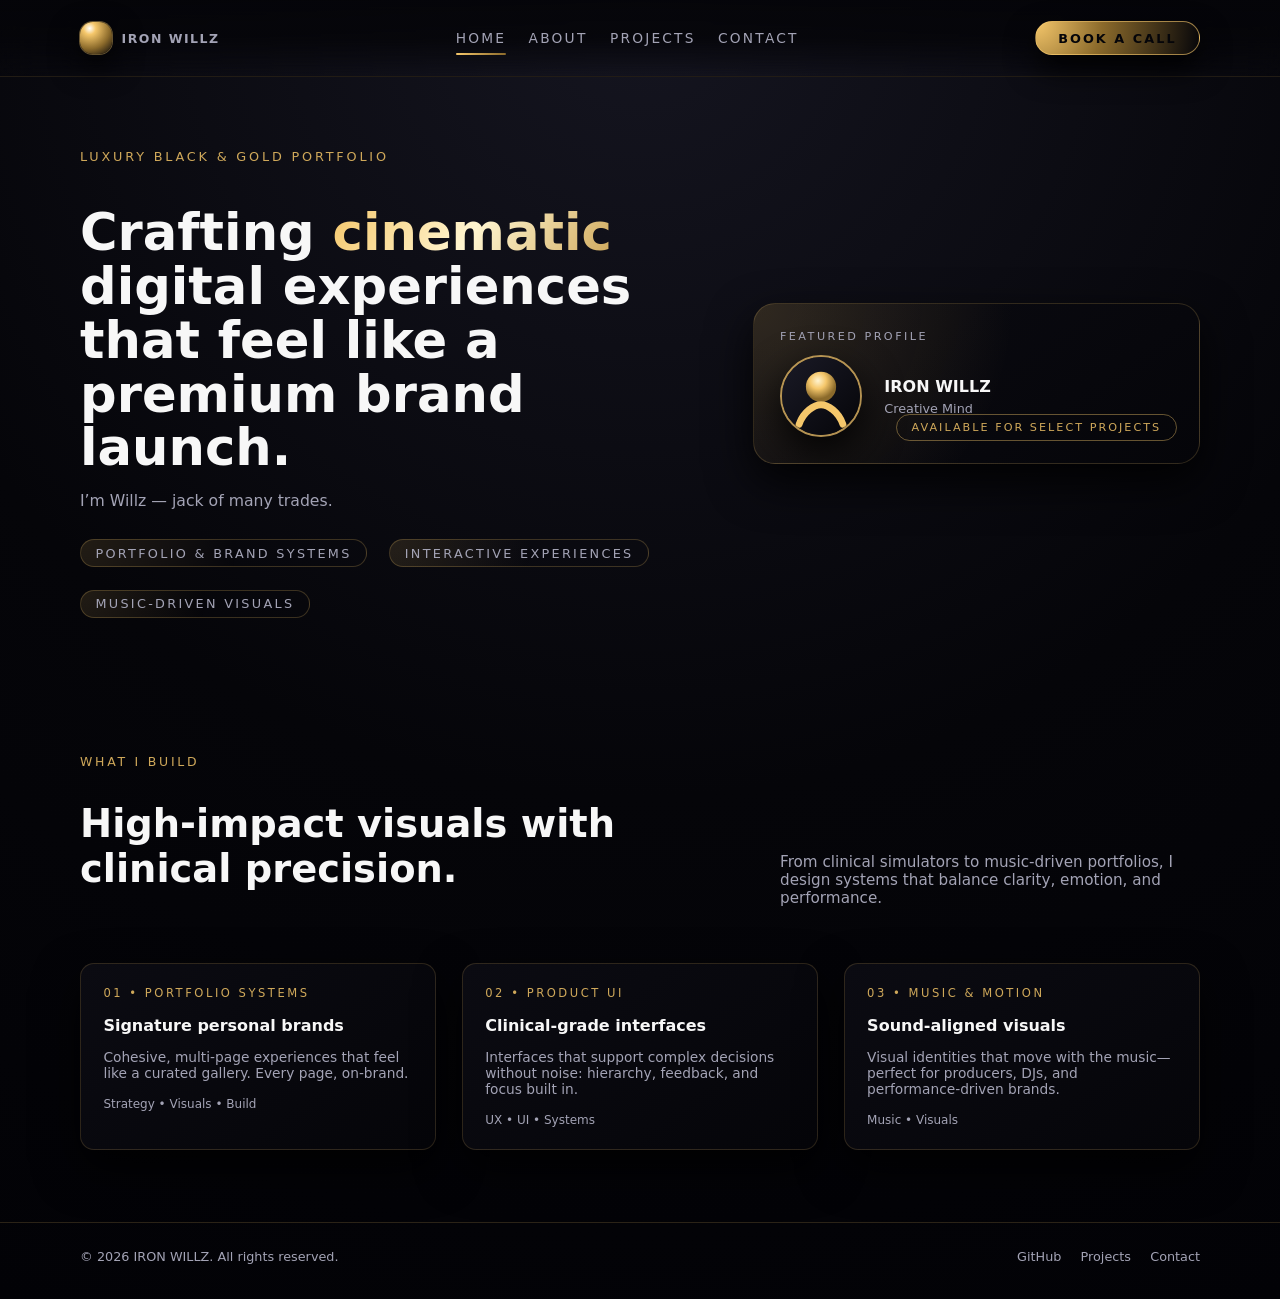
<file: index.html>
<!DOCTYPE html>
<html lang="en">
  <head>
    <meta charset="UTF-8" />
    <title>IRON WILLZ — Luxury Portfolio</title>
    <meta name="viewport" content="width=device-width, initial-scale=1" />
    <meta
      name="description"
      content="IRON WILLZ portfolio — cinematic, high-impact web experiences blending design, motion, and performance."
    />
    <link rel="icon" type="image/svg+xml" href="assets/images/favicon.svg" />
    <meta property="og:type" content="website" />
    <meta property="og:title" content="IRON WILLZ — Luxury Portfolio" />
    <meta
      property="og:description"
      content="Explore premium, music-driven web experiences by IRON WILLZ."
    />
    <meta
      property="og:url"
      content="https://willzofsteel305.github.io/the-vision/"
    />
    <meta
      property="og:image"
      content="https://willzofsteel305.github.io/the-vision/assets/images/social-preview.svg"
    />
    <meta name="twitter:card" content="summary_large_image" />
    <meta name="twitter:title" content="IRON WILLZ — Luxury Portfolio" />
    <meta
      name="twitter:description"
      content="Explore premium, music-driven web experiences by IRON WILLZ."
    />
    <meta
      name="twitter:image"
      content="https://willzofsteel305.github.io/the-vision/assets/images/social-preview.svg"
    />
    <link rel="stylesheet" href="assets/css/themes.css" />
    <link rel="stylesheet" href="assets/css/main.css" />
    <link rel="stylesheet" href="assets/css/animations.css" />
  </head>
  <body>
    <div class="page">
      <header class="nav">
        <div class="container nav-inner">
          <a href="index.html" class="brand">
            <div class="brand-mark"></div>
            <span class="brand-text">IRON WILLZ</span>
          </a>

          <nav class="nav-links">
            <a href="index.html" class="nav-link nav-link--active">Home</a>
            <a href="about.html" class="nav-link">About</a>
            <a href="projects.html" class="nav-link">Projects</a>
            <a href="contact.html" class="nav-link">Contact</a>
          </nav>

          <a href="contact.html" class="btn-primary">Book a call</a>
        </div>
      </header>

      <main>
        <section class="hero">
          <div class="container hero-grid">
            <div class="reveal">
              <div class="hero-eyebrow">Luxury black &amp; gold portfolio</div>
              <h1 class="hero-title">
                Crafting <span>cinematic</span> digital experiences that feel
                like a premium brand launch.
              </h1>
              <p class="hero-tagline">I’m Willz — jack of many trades.</p>

              <div class="hero-meta">
                <span>Portfolio &amp; brand systems</span>
                <span>Interactive experiences</span>
                <span>Music‑driven visuals</span>
              </div>
            </div>

            <aside class="hero-card reveal reveal-delay-1">
              <div class="hero-card-tag">Featured profile</div>
              <div class="hero-card-main">
                <div class="hero-avatar">
                  <img src="assets/images/profile.svg" alt="Willz portrait" />
                </div>
                <div class="hero-card-text">
                  <h3>IRON WILLZ</h3>
                  <p>Creative Mind</p>
                </div>
              </div>
              <div class="hero-card-pill">Available for select projects</div>
            </aside>
          </div>
        </section>

        <section class="section">
          <div class="container">
            <header class="section-header reveal">
              <div>
                <div class="section-kicker">What I build</div>
                <h2 class="section-title">
                  High‑impact visuals with clinical precision.
                </h2>
              </div>
              <p class="section-subtitle">
                From clinical simulators to music‑driven portfolios, I design
                systems that balance clarity, emotion, and performance.
              </p>
            </header>

            <div class="card-grid">
              <article class="card reveal">
                <div class="card-kicker">01 • Portfolio systems</div>
                <h3 class="card-title">Signature personal brands</h3>
                <p class="card-body">
                  Cohesive, multi‑page experiences that feel like a curated
                  gallery. Every page, on‑brand.
                </p>
                <div class="card-meta">
                  <span>Strategy • Visuals • Build</span>
                </div>
              </article>

              <article class="card reveal reveal-delay-1">
                <div class="card-kicker">02 • Product UI</div>
                <h3 class="card-title">Clinical‑grade interfaces</h3>
                <p class="card-body">
                  Interfaces that support complex decisions without noise:
                  hierarchy, feedback, and focus built in.
                </p>
                <div class="card-meta">
                  <span>UX • UI • Systems</span>
                </div>
              </article>

              <article class="card reveal reveal-delay-2">
                <div class="card-kicker">03 • Music &amp; motion</div>
                <h3 class="card-title">Sound‑aligned visuals</h3>
                <p class="card-body">
                  Visual identities that move with the music—perfect for
                  producers, DJs, and performance‑driven brands.
                </p>
                <div class="card-meta">
                  <span>Music • Visuals</span>
                </div>
              </article>
            </div>
          </div>
        </section>
      </main>

      <footer class="footer">
        <div class="container footer-inner">
          <span
            >© <span id="year"></span> IRON WILLZ. All rights reserved.</span
          >
          <div class="footer-links">
            <a
              href="https://github.com/willzofsteel305"
              target="_blank"
              rel="noopener noreferrer"
              >GitHub</a
            >
            <a href="projects.html">Projects</a>
            <a href="contact.html">Contact</a>
          </div>
        </div>
      </footer>
    </div>

    <script src="assets/js/main.js"></script>
    <script src="assets/js/scroll.js"></script>
  </body>
</html>
</file>
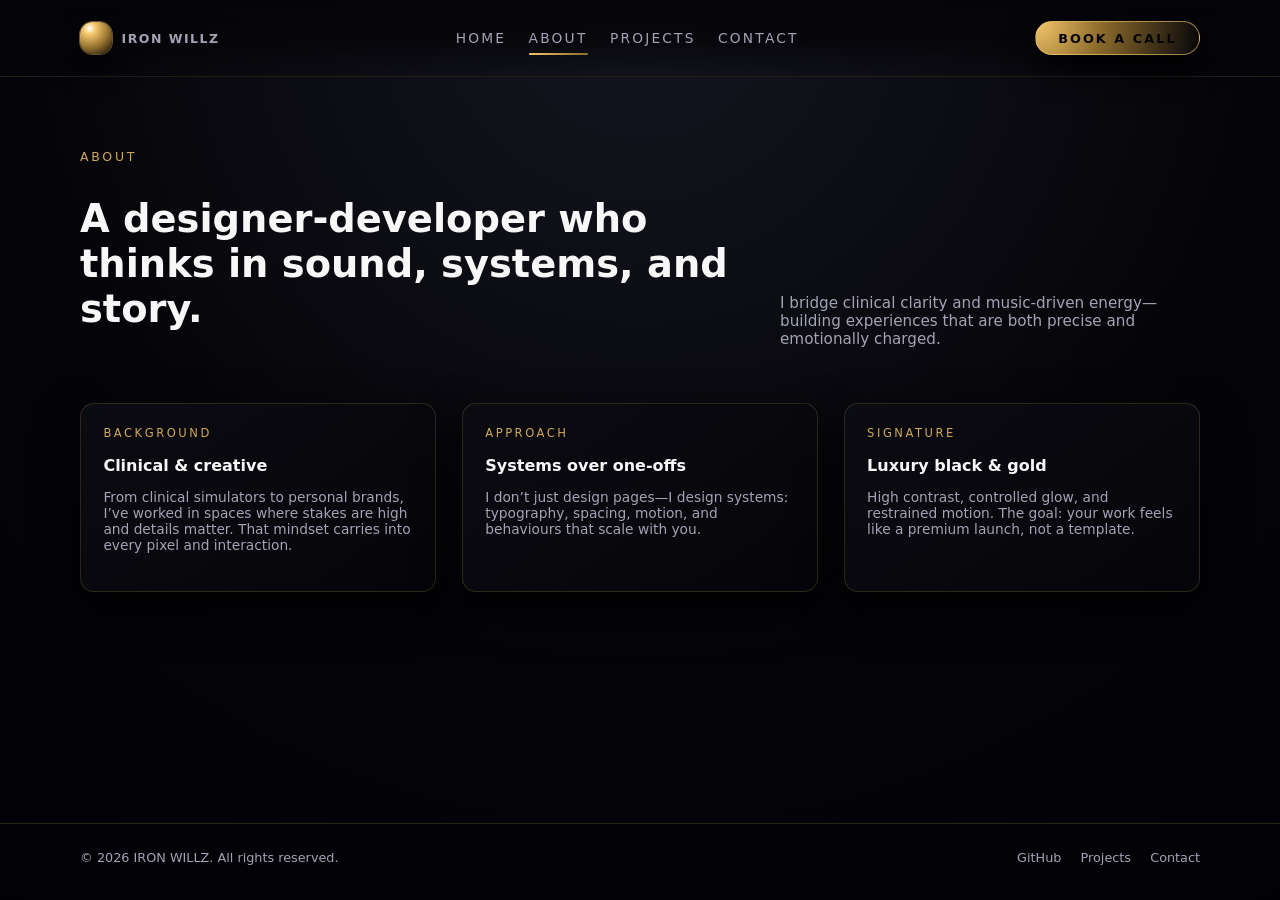
<file: about.html>
<!DOCTYPE html>
<html lang="en">
  <head>
    <meta charset="UTF-8" />
    <title>About — IRON WILLZ</title>
    <meta name="viewport" content="width=device-width, initial-scale=1" />
    <meta
      name="description"
      content="About IRON WILLZ — a designer-developer blending clinical precision with cinematic brand storytelling."
    />
    <link rel="icon" type="image/svg+xml" href="assets/images/favicon.svg" />
    <meta property="og:type" content="website" />
    <meta property="og:title" content="About — IRON WILLZ" />
    <meta
      property="og:description"
      content="Learn the approach and mindset behind IRON WILLZ design systems."
    />
    <meta
      property="og:url"
      content="https://willzofsteel305.github.io/the-vision/about.html"
    />
    <meta
      property="og:image"
      content="https://willzofsteel305.github.io/the-vision/assets/images/social-preview.svg"
    />
    <meta name="twitter:card" content="summary_large_image" />
    <meta name="twitter:title" content="About — IRON WILLZ" />
    <meta
      name="twitter:description"
      content="Learn the approach and mindset behind IRON WILLZ design systems."
    />
    <meta
      name="twitter:image"
      content="https://willzofsteel305.github.io/the-vision/assets/images/social-preview.svg"
    />
    <link rel="stylesheet" href="assets/css/themes.css" />
    <link rel="stylesheet" href="assets/css/main.css" />
    <link rel="stylesheet" href="assets/css/animations.css" />
  </head>
  <body>
    <div class="page">
      <header class="nav">
        <div class="container nav-inner">
          <a href="index.html" class="brand">
            <div class="brand-mark"></div>
            <span class="brand-text">IRON WILLZ</span>
          </a>

          <nav class="nav-links">
            <a href="index.html" class="nav-link">Home</a>
            <a href="about.html" class="nav-link nav-link--active">About</a>
            <a href="projects.html" class="nav-link">Projects</a>
            <a href="contact.html" class="nav-link">Contact</a>
          </nav>

          <a href="contact.html" class="btn-primary">Book a call</a>
        </div>
      </header>

      <main>
        <section class="section">
          <div class="container">
            <header class="section-header reveal">
              <div>
                <div class="section-kicker">About</div>
                <h1 class="section-title">
                  A designer‑developer who thinks in sound, systems, and story.
                </h1>
              </div>
              <p class="section-subtitle">
                I bridge clinical clarity and music‑driven energy—building
                experiences that are both precise and emotionally charged.
              </p>
            </header>

            <div class="card-grid">
              <article class="card reveal">
                <div class="card-kicker">Background</div>
                <h3 class="card-title">Clinical &amp; creative</h3>
                <p class="card-body">
                  From clinical simulators to personal brands, I’ve worked in
                  spaces where stakes are high and details matter. That mindset
                  carries into every pixel and interaction.
                </p>
              </article>

              <article class="card reveal reveal-delay-1">
                <div class="card-kicker">Approach</div>
                <h3 class="card-title">Systems over one‑offs</h3>
                <p class="card-body">
                  I don’t just design pages—I design systems: typography,
                  spacing, motion, and behaviours that scale with you.
                </p>
              </article>

              <article class="card reveal reveal-delay-2">
                <div class="card-kicker">Signature</div>
                <h3 class="card-title">Luxury black &amp; gold</h3>
                <p class="card-body">
                  High contrast, controlled glow, and restrained motion. The
                  goal: your work feels like a premium launch, not a template.
                </p>
              </article>
            </div>
          </div>
        </section>
      </main>

      <footer class="footer">
        <div class="container footer-inner">
          <span
            >© <span id="year"></span> IRON WILLZ. All rights reserved.</span
          >
          <div class="footer-links">
            <a
              href="https://github.com/willzofsteel305"
              target="_blank"
              rel="noopener noreferrer"
              >GitHub</a
            >
            <a href="projects.html">Projects</a>
            <a href="contact.html">Contact</a>
          </div>
        </div>
      </footer>
    </div>

    <script src="assets/js/main.js"></script>
    <script src="assets/js/scroll.js"></script>
  </body>
</html>
</file>
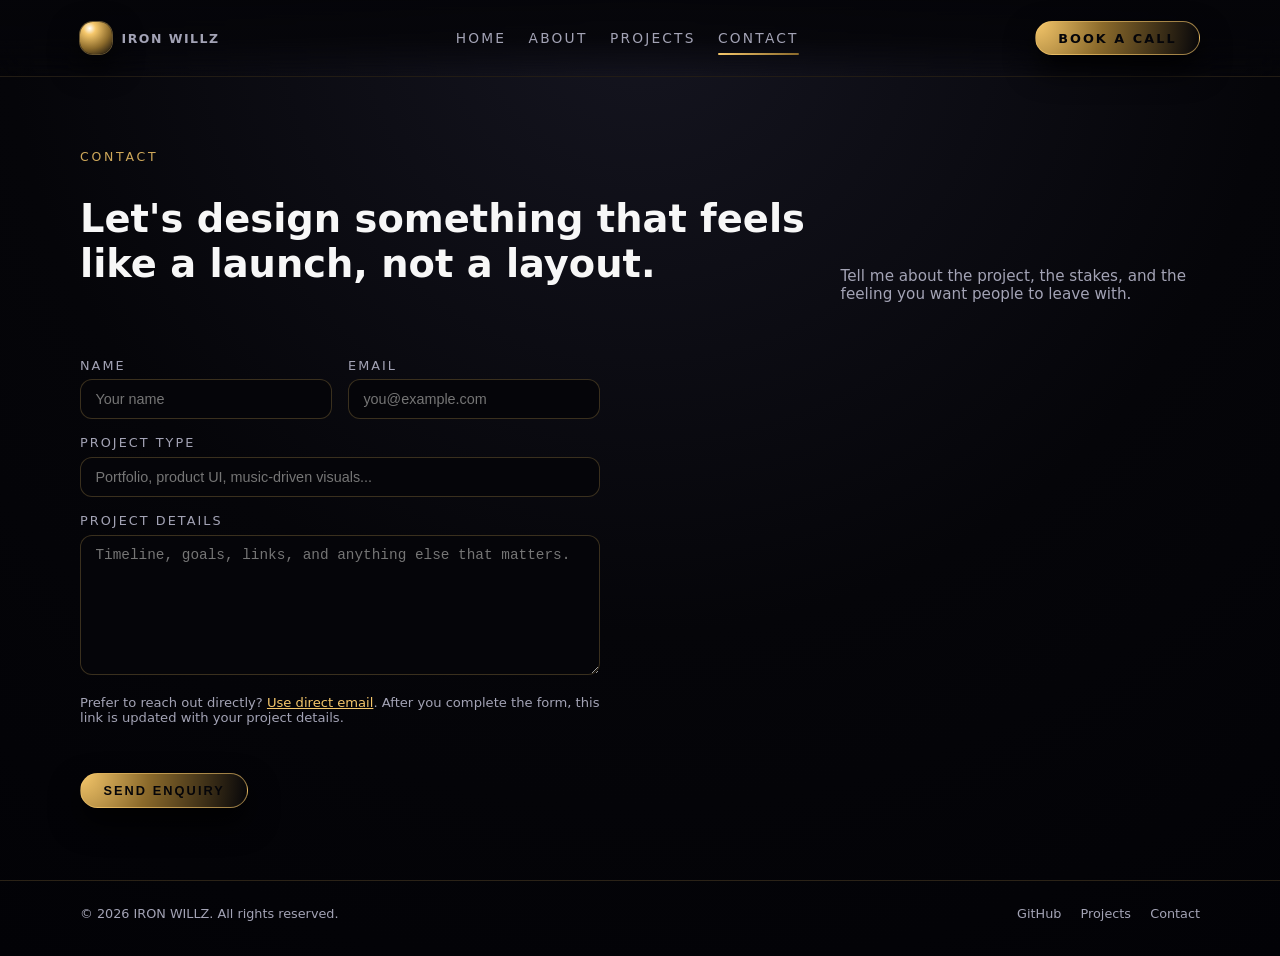
<file: contact.html>
<!DOCTYPE html>
<html lang="en">
  <head>
    <meta charset="UTF-8" />
    <title>Contact — IRON WILLZ</title>
    <meta name="viewport" content="width=device-width, initial-scale=1" />
    <meta
      name="description"
      content="Contact IRON WILLZ for portfolio, product UI, and visual design projects."
    />
    <link rel="icon" type="image/svg+xml" href="assets/images/favicon.svg" />
    <meta property="og:type" content="website" />
    <meta property="og:title" content="Contact — IRON WILLZ" />
    <meta
      property="og:description"
      content="Start a new project with IRON WILLZ. Send details through the contact form."
    />
    <meta
      property="og:url"
      content="https://willzofsteel305.github.io/the-vision/contact.html"
    />
    <meta
      property="og:image"
      content="https://willzofsteel305.github.io/the-vision/assets/images/social-preview.svg"
    />
    <meta name="twitter:card" content="summary_large_image" />
    <meta name="twitter:title" content="Contact — IRON WILLZ" />
    <meta
      name="twitter:description"
      content="Start a new project with IRON WILLZ. Send details through the contact form."
    />
    <meta
      name="twitter:image"
      content="https://willzofsteel305.github.io/the-vision/assets/images/social-preview.svg"
    />
    <link rel="stylesheet" href="assets/css/themes.css" />
    <link rel="stylesheet" href="assets/css/main.css" />
    <link rel="stylesheet" href="assets/css/animations.css" />
  </head>
  <body>
    <div class="page">
      <header class="nav">
        <div class="container nav-inner">
          <a href="index.html" class="brand">
            <div class="brand-mark"></div>
            <span class="brand-text">IRON WILLZ</span>
          </a>

          <nav class="nav-links">
            <a href="index.html" class="nav-link">Home</a>
            <a href="about.html" class="nav-link">About</a>
            <a href="projects.html" class="nav-link">Projects</a>
            <a href="contact.html" class="nav-link nav-link--active"
              >Contact</a
            >
          </nav>

          <a href="contact.html" class="btn-primary">Book a call</a>
        </div>
      </header>

      <main>
        <section class="section">
          <div class="container">
            <header class="section-header reveal">
              <div>
                <div class="section-kicker">Contact</div>
                <h1 class="section-title">
                  Let's design something that feels like a launch, not a layout.
                </h1>
              </div>
              <p class="section-subtitle">
                Tell me about the project, the stakes, and the feeling you want
                people to leave with.
              </p>
            </header>

            <form class="form reveal reveal-delay-1" data-contact-form novalidate>
              <div class="form-row">
                <div class="form-field">
                  <label for="name">Name</label>
                  <input
                    id="name"
                    name="name"
                    type="text"
                    autocomplete="name"
                    placeholder="Your name"
                    required
                  />
                </div>
                <div class="form-field">
                  <label for="email">Email</label>
                  <input
                    id="email"
                    name="email"
                    type="email"
                    autocomplete="email"
                    placeholder="you@example.com"
                    required
                  />
                </div>
              </div>

              <div class="form-field">
                <label for="project">Project type</label>
                <input
                  id="project"
                  name="project"
                  type="text"
                  autocomplete="organization-title"
                  placeholder="Portfolio, product UI, music‑driven visuals..."
                />
              </div>

              <div class="form-field">
                <label for="message">Project details</label>
                <textarea
                  id="message"
                  name="message"
                  placeholder="Timeline, goals, links, and anything else that matters."
                  minlength="20"
                  required
                ></textarea>
              </div>

              <div class="form-honeypot" aria-hidden="true">
                <label for="website">Website</label>
                <input
                  id="website"
                  name="website"
                  type="text"
                  tabindex="-1"
                  autocomplete="off"
                />
              </div>

              <p class="form-note">
                Prefer to reach out directly?
                <a
                  href="mailto:willzofsteel305@gmail.com"
                  data-direct-email-link
                  >Use direct email</a
                >.
                After you complete the form, this link is updated with your
                project details.
              </p>
              <p class="form-status" data-form-status role="status" aria-live="polite"></p>

              <button type="submit" class="btn-primary">Send enquiry</button>
            </form>
          </div>
        </section>
      </main>

      <footer class="footer">
        <div class="container footer-inner">
          <span
            >© <span id="year"></span> IRON WILLZ. All rights reserved.</span
          >
          <div class="footer-links">
            <a
              href="https://github.com/willzofsteel305"
              target="_blank"
              rel="noopener noreferrer"
              >GitHub</a
            >
            <a href="projects.html">Projects</a>
            <a href="contact.html">Contact</a>
          </div>
        </div>
      </footer>
    </div>

    <script src="assets/js/main.js"></script>
    <script src="assets/js/scroll.js"></script>
    <script src="assets/js/contact.js"></script>
  </body>
</html>
</file>
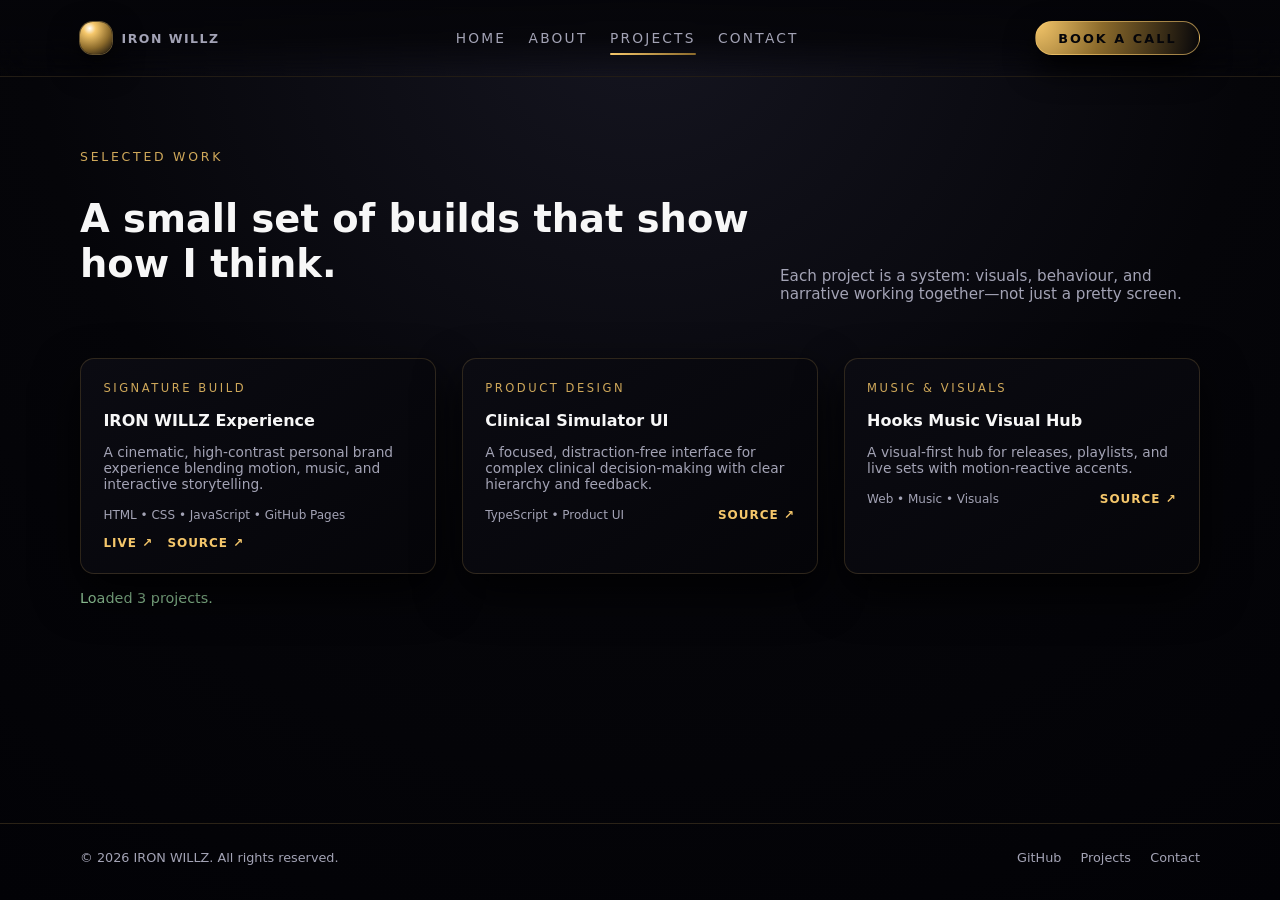
<file: projects.html>
<!DOCTYPE html>
<html lang="en">
  <head>
    <meta charset="UTF-8" />
    <title>Projects — IRON WILLZ</title>
    <meta name="viewport" content="width=device-width, initial-scale=1" />
    <meta
      name="description"
      content="Selected IRON WILLZ projects spanning portfolio systems, product UI, and music-driven visuals."
    />
    <link rel="icon" type="image/svg+xml" href="assets/images/favicon.svg" />
    <meta property="og:type" content="website" />
    <meta property="og:title" content="Projects — IRON WILLZ" />
    <meta
      property="og:description"
      content="A curated set of builds that show IRON WILLZ systems thinking in action."
    />
    <meta
      property="og:url"
      content="https://willzofsteel305.github.io/the-vision/projects.html"
    />
    <meta
      property="og:image"
      content="https://willzofsteel305.github.io/the-vision/assets/images/social-preview.svg"
    />
    <meta name="twitter:card" content="summary_large_image" />
    <meta name="twitter:title" content="Projects — IRON WILLZ" />
    <meta
      name="twitter:description"
      content="A curated set of builds that show IRON WILLZ systems thinking in action."
    />
    <meta
      name="twitter:image"
      content="https://willzofsteel305.github.io/the-vision/assets/images/social-preview.svg"
    />
    <link rel="stylesheet" href="assets/css/themes.css" />
    <link rel="stylesheet" href="assets/css/main.css" />
    <link rel="stylesheet" href="assets/css/animations.css" />
  </head>
  <body>
    <div class="page">
      <header class="nav">
        <div class="container nav-inner">
          <a href="index.html" class="brand">
            <div class="brand-mark"></div>
            <span class="brand-text">IRON WILLZ</span>
          </a>

          <nav class="nav-links">
            <a href="index.html" class="nav-link">Home</a>
            <a href="about.html" class="nav-link">About</a>
            <a href="projects.html" class="nav-link nav-link--active"
              >Projects</a
            >
            <a href="contact.html" class="nav-link">Contact</a>
          </nav>

          <a href="contact.html" class="btn-primary">Book a call</a>
        </div>
      </header>

      <main>
        <section class="section">
          <div class="container">
            <header class="section-header reveal">
              <div>
                <div class="section-kicker">Selected work</div>
                <h1 class="section-title">
                  A small set of builds that show how I think.
                </h1>
              </div>
              <p class="section-subtitle">
                Each project is a system: visuals, behaviour, and narrative
                working together—not just a pretty screen.
              </p>
            </header>

            <div class="card-grid" data-project-grid aria-live="polite"></div>
            <p class="status-message" data-project-status>Loading projects…</p>
            <noscript>
              <p class="status-message status-message--error">
                JavaScript is required to load project cards.
              </p>
            </noscript>
          </div>
        </section>
      </main>

      <footer class="footer">
        <div class="container footer-inner">
          <span
            >© <span id="year"></span> IRON WILLZ. All rights reserved.</span
          >
          <div class="footer-links">
            <a
              href="https://github.com/willzofsteel305"
              target="_blank"
              rel="noopener noreferrer"
              >GitHub</a
            >
            <a href="projects.html">Projects</a>
            <a href="contact.html">Contact</a>
          </div>
        </div>
      </footer>
    </div>

    <script src="assets/js/main.js"></script>
    <script src="assets/js/scroll.js"></script>
    <script src="assets/js/projects.js"></script>
  </body>
</html>
</file>
<file: assets/css/themes.css>
:root {
  --bg-main: #050509;
  --bg-elevated: #0b0b12;
  --bg-soft: #11111a;

  --gold: #f5c76b;
  --gold-soft: #cfa85a;
  --gold-deep: #8b6a2b;

  --text-main: #f7f7f7;
  --text-muted: #a3a3b5;

  --border-subtle: rgba(245, 199, 107, 0.18);
  --shadow-soft: 0 18px 45px rgba(0, 0, 0, 0.85);

  --radius-lg: 22px;
  --radius-md: 14px;
  --radius-pill: 999px;

  --transition-fast: 0.18s ease-out;
  --transition-med: 0.28s ease-out;

  --nav-height: 76px;
}

body {
  margin: 0;
  font-family: system-ui, -apple-system, BlinkMacSystemFont, "SF Pro Text",
    "Inter", sans-serif;
  background: radial-gradient(circle at top, #151520 0, #050509 55%, #020206 100%);
  color: var(--text-main);
  -webkit-font-smoothing: antialiased;
}
</file>
<file: assets/css/main.css>
*,
*::before,
*::after {
  box-sizing: border-box;
}

html {
  scroll-behavior: smooth;
}

body {
  min-height: 100vh;
}

a {
  color: inherit;
  text-decoration: none;
}

a:focus-visible,
button:focus-visible,
input:focus-visible,
textarea:focus-visible {
  outline: 2px solid var(--gold);
  outline-offset: 2px;
}

img {
  max-width: 100%;
  display: block;
}

.page {
  min-height: 100vh;
  display: flex;
  flex-direction: column;
}

.container {
  width: min(1120px, 100% - 2.5rem);
  margin-inline: auto;
}

.nav {
  position: sticky;
  top: 0;
  z-index: 50;
  backdrop-filter: blur(18px);
  background: linear-gradient(
    to bottom,
    rgba(5, 5, 9, 0.96),
    rgba(5, 5, 9, 0.86),
    transparent
  );
  border-bottom: 1px solid rgba(245, 199, 107, 0.12);
}

.nav-inner {
  height: var(--nav-height);
  display: flex;
  align-items: center;
  justify-content: space-between;
}

.brand {
  display: flex;
  align-items: center;
  gap: 0.6rem;
}

.brand-mark {
  width: 32px;
  height: 32px;
  border-radius: 40%;
  background: radial-gradient(
    circle at 30% 20%,
    #fff 0,
    #f5c76b 18%,
    #8b6a2b 60%,
    #050509 100%
  );
  box-shadow: 0 0 0 1px rgba(245, 199, 107, 0.4), 0 12px 30px rgba(0, 0, 0, 0.9);
}

.brand-text {
  font-weight: 600;
  letter-spacing: 0.12em;
  font-size: 0.78rem;
  text-transform: uppercase;
  color: var(--text-muted);
}

.nav-links {
  display: flex;
  align-items: center;
  gap: 1.4rem;
}

.nav-link {
  font-size: 0.86rem;
  text-transform: uppercase;
  letter-spacing: 0.16em;
  color: var(--text-muted);
  position: relative;
  padding-block: 0.2rem;
}

.nav-link::after {
  content: "";
  position: absolute;
  left: 0;
  bottom: -0.35rem;
  width: 0;
  height: 2px;
  border-radius: 999px;
  background: linear-gradient(90deg, var(--gold), var(--gold-deep));
  transition: width var(--transition-fast);
}

.nav-link:hover {
  color: var(--text-main);
}

.nav-link:hover::after,
.nav-link--active::after {
  width: 100%;
}

.btn-primary {
  border-radius: var(--radius-pill);
  padding: 0.55rem 1.4rem;
  border: 1px solid rgba(245, 199, 107, 0.6);
  background: radial-gradient(circle at 0 0, #f5c76b 0, #8b6a2b 40%, #050509 100%);
  color: #050509;
  font-size: 0.8rem;
  font-weight: 600;
  letter-spacing: 0.16em;
  text-transform: uppercase;
  box-shadow: 0 14px 30px rgba(0, 0, 0, 0.9);
  cursor: pointer;
  transition: transform var(--transition-fast), box-shadow var(--transition-fast),
    filter var(--transition-fast);
}

.btn-primary:hover {
  transform: translateY(-1px);
  filter: brightness(1.05);
  box-shadow: 0 18px 40px rgba(0, 0, 0, 0.95);
}

.section {
  padding-block: 4.5rem;
}

.section-header {
  display: flex;
  justify-content: space-between;
  align-items: flex-end;
  gap: 1.5rem;
  margin-bottom: 2.5rem;
}

.section-kicker {
  font-size: 0.78rem;
  letter-spacing: 0.22em;
  text-transform: uppercase;
  color: var(--gold-soft);
}

.section-title {
  font-size: clamp(1.8rem, 3vw, 2.4rem);
  font-weight: 600;
}

.section-subtitle {
  max-width: 420px;
  font-size: 0.95rem;
  color: var(--text-muted);
}

.hero {
  padding-block: 4.5rem 4rem;
}

.hero-grid {
  display: grid;
  grid-template-columns: minmax(0, 1.4fr) minmax(0, 1fr);
  gap: 3rem;
  align-items: center;
}

.hero-eyebrow {
  font-size: 0.8rem;
  letter-spacing: 0.22em;
  text-transform: uppercase;
  color: var(--gold-soft);
  margin-bottom: 0.9rem;
}

.hero-title {
  font-size: clamp(2.4rem, 4vw, 3.2rem);
  line-height: 1.05;
  margin-bottom: 1rem;
}

.hero-title span {
  background: linear-gradient(120deg, #f5c76b, #fff5d0, #cfa85a);
  -webkit-background-clip: text;
  color: transparent;
}

.hero-tagline {
  font-size: 0.98rem;
  color: var(--text-muted);
  max-width: 460px;
  margin-bottom: 1.8rem;
}

.hero-meta {
  display: flex;
  flex-wrap: wrap;
  gap: 1.4rem;
  font-size: 0.8rem;
  text-transform: uppercase;
  letter-spacing: 0.18em;
  color: var(--text-muted);
}

.hero-meta span {
  padding: 0.35rem 0.9rem;
  border-radius: var(--radius-pill);
  border: 1px solid rgba(245, 199, 107, 0.22);
  background: radial-gradient(circle at 0 0, rgba(245, 199, 107, 0.12), transparent 55%);
}

.hero-card {
  border-radius: var(--radius-lg);
  background: radial-gradient(circle at 0 0, rgba(245, 199, 107, 0.16), transparent 55%),
    linear-gradient(145deg, #0b0b12, #050509);
  border: 1px solid var(--border-subtle);
  box-shadow: var(--shadow-soft);
  padding: 1.6rem;
  position: relative;
  overflow: hidden;
}

.hero-card-tag {
  font-size: 0.7rem;
  letter-spacing: 0.22em;
  text-transform: uppercase;
  color: var(--text-muted);
  margin-bottom: 0.8rem;
}

.hero-card-main {
  display: flex;
  align-items: center;
  gap: 1.4rem;
}

.hero-avatar {
  width: 82px;
  height: 82px;
  border-radius: 50%;
  border: 2px solid rgba(245, 199, 107, 0.7);
  overflow: hidden;
  box-shadow: 0 16px 40px rgba(0, 0, 0, 0.9);
}

.hero-card-text h3 {
  font-size: 1rem;
  margin: 0 0 0.3rem;
}

.hero-card-text p {
  margin: 0;
  font-size: 0.8rem;
  color: var(--text-muted);
}

.hero-card-pill {
  position: absolute;
  right: 1.4rem;
  bottom: 1.4rem;
  padding: 0.35rem 0.9rem;
  border-radius: var(--radius-pill);
  border: 1px solid rgba(245, 199, 107, 0.4);
  font-size: 0.7rem;
  letter-spacing: 0.18em;
  text-transform: uppercase;
  color: var(--gold-soft);
}

.card-grid {
  display: grid;
  grid-template-columns: repeat(auto-fit, minmax(260px, 1fr));
  gap: 1.6rem;
}

.card {
  border-radius: var(--radius-md);
  background: linear-gradient(145deg, #0b0b12, #050509);
  border: 1px solid rgba(245, 199, 107, 0.16);
  padding: 1.4rem;
  box-shadow: var(--shadow-soft);
  position: relative;
  overflow: hidden;
  transition: transform var(--transition-med), box-shadow var(--transition-med),
    border-color var(--transition-med);
}

.card::before {
  content: "";
  position: absolute;
  inset: -40%;
  background: radial-gradient(circle at 0 0, rgba(245, 199, 107, 0.16), transparent 60%);
  opacity: 0;
  transition: opacity var(--transition-med), transform var(--transition-med);
}

.card:hover {
  transform: translateY(-4px);
  border-color: rgba(245, 199, 107, 0.4);
  box-shadow: 0 22px 55px rgba(0, 0, 0, 0.95);
}

.card:hover::before {
  opacity: 1;
  transform: translate3d(6px, -6px, 0);
}

.card-kicker {
  font-size: 0.72rem;
  letter-spacing: 0.22em;
  text-transform: uppercase;
  color: var(--gold-soft);
  margin-bottom: 0.6rem;
}

.card-title {
  font-size: 1rem;
  margin-bottom: 0.4rem;
}

.card-body {
  font-size: 0.86rem;
  color: var(--text-muted);
  margin-bottom: 1rem;
}

.card-meta {
  display: flex;
  justify-content: space-between;
  align-items: center;
  gap: 0.9rem;
  flex-wrap: wrap;
  font-size: 0.75rem;
  color: var(--text-muted);
}

.card-links {
  display: inline-flex;
  gap: 0.9rem;
  align-items: center;
}

.card-links a {
  color: var(--gold);
  text-transform: uppercase;
  letter-spacing: 0.08em;
  font-weight: 600;
}

.card-empty {
  grid-column: 1 / -1;
}

.status-message {
  margin-top: 1rem;
  margin-bottom: 0;
  font-size: 0.9rem;
  color: var(--text-muted);
}

.status-message--error {
  color: #f5a3a3;
}

.status-message--success {
  color: #9ed8a6;
}

.footer {
  margin-top: auto;
  border-top: 1px solid rgba(245, 199, 107, 0.16);
  padding-block: 1.6rem 2.2rem;
  font-size: 0.8rem;
  color: var(--text-muted);
}

.footer-inner {
  display: flex;
  justify-content: space-between;
  gap: 1rem;
  flex-wrap: wrap;
}

.footer-links {
  display: flex;
  gap: 1.2rem;
}

.footer-links a:hover {
  color: var(--text-main);
}

.form {
  max-width: 520px;
}

.form-row {
  display: flex;
  gap: 1rem;
}

.form-field {
  flex: 1;
  margin-bottom: 1rem;
}

label {
  display: block;
  font-size: 0.8rem;
  text-transform: uppercase;
  letter-spacing: 0.16em;
  margin-bottom: 0.4rem;
  color: var(--text-muted);
}

input,
textarea {
  width: 100%;
  border-radius: 12px;
  border: 1px solid rgba(245, 199, 107, 0.22);
  background: #050509;
  color: var(--text-main);
  padding: 0.7rem 0.9rem;
  font-size: 0.9rem;
  outline: none;
  transition: border-color var(--transition-fast), box-shadow var(--transition-fast),
    background var(--transition-fast);
}

input:focus,
textarea:focus {
  border-color: rgba(245, 199, 107, 0.7);
  box-shadow: 0 0 0 1px rgba(245, 199, 107, 0.4);
  background: #080812;
}

textarea {
  min-height: 140px;
  resize: vertical;
}

.form-honeypot {
  position: absolute;
  left: -9999px;
  width: 1px;
  height: 1px;
  overflow: hidden;
}

.form-note {
  font-size: 0.82rem;
  color: var(--text-muted);
  margin-top: 0;
}

.form-note a {
  color: var(--gold);
  text-decoration: underline;
}

.form-status {
  margin: 0 0 1rem;
  min-height: 1.2rem;
  font-size: 0.85rem;
  color: var(--text-muted);
}

.form-status--error {
  color: #f5a3a3;
}

.form-status--success {
  color: #9ed8a6;
}

@media (max-width: 768px) {
  .nav-inner {
    gap: 1rem;
  }

  .nav-links {
    display: none;
  }

  .hero-grid {
    grid-template-columns: minmax(0, 1fr);
  }

  .section-header {
    flex-direction: column;
    align-items: flex-start;
  }

  .form-row {
    flex-direction: column;
  }
}
</file>
<file: assets/css/animations.css>
.reveal {
  opacity: 0;
  transform: translateY(18px);
  transition: opacity 0.6s ease-out, transform 0.6s ease-out;
}

.reveal--visible {
  opacity: 1;
  transform: translateY(0);
}

.reveal-delay-1 {
  transition-delay: 0.08s;
}
.reveal-delay-2 {
  transition-delay: 0.16s;
}
.reveal-delay-3 {
  transition-delay: 0.24s;
}
</file>
